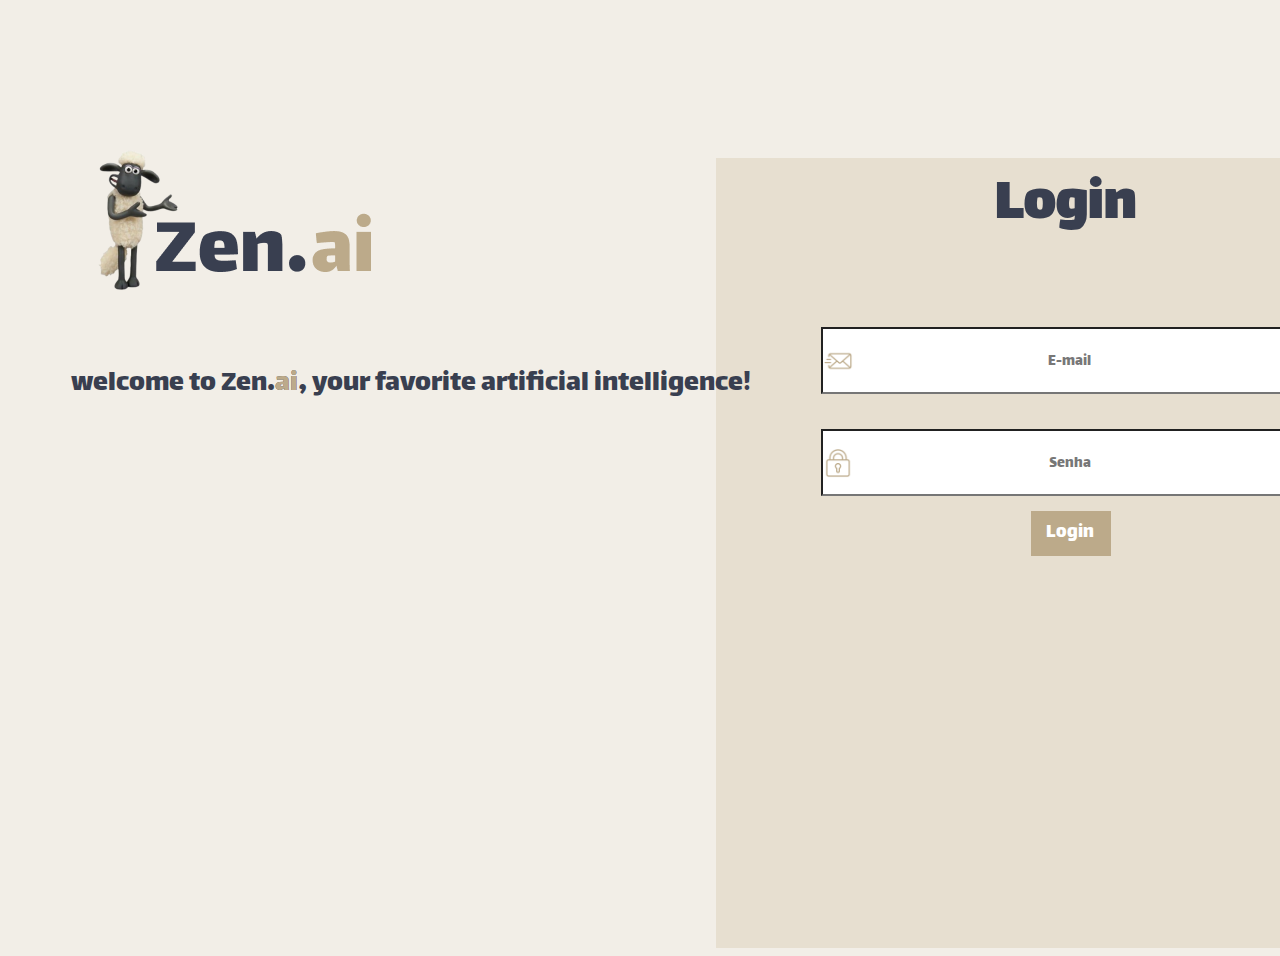
<file: index.html>
<!DOCTYPE html>
<html lang="pt-br">

<head>
    <meta charset="UTF-8">
    <meta name="viewport" content="width=device-width, initial-scale=1.0">
    <link rel="preconnect" href="https://fonts.googleapis.com">
    <link rel="preconnect" href="https://fonts.gstatic.com" crossorigin>
    <link href="https://fonts.googleapis.com/css2?family=Lalezar&display=swap" rel="stylesheet">
    <link rel="stylesheet" href="style.css">
    <script src="login.js" defer></script>
    <title>Zen.ai - Login</title>
</head>

<body>

    <header></header>

    <main>

        <div class="main-info">
            <div class="logo">
                <img src="./img/logo.png" alt="logo">
            </div>

            <div class="texto">
                <p>welcome to Zen.ai, your favorite artificial intelligence!</p>
                <p class="sobreposto">ai</p>
            </div>
        </div>

        <div class="login-caixa">

            <div class="login">
                <div class="fazerLogin">
                    <h1>Login</h1>
                </div>
                <div class="loginInputs">
                    <div class="email">
                        <input type="email" placeholder="E-mail" id="email">
                    </div>
                    <div class="senha">
                        <input type="password" placeholder="Senha" id="senha">
                    </div>
                </div>
                <button type="button" id="login">
                    <p>Login</p>
                </button>
            </div>
        </div>

    </main>

</body>

</html>
</file>
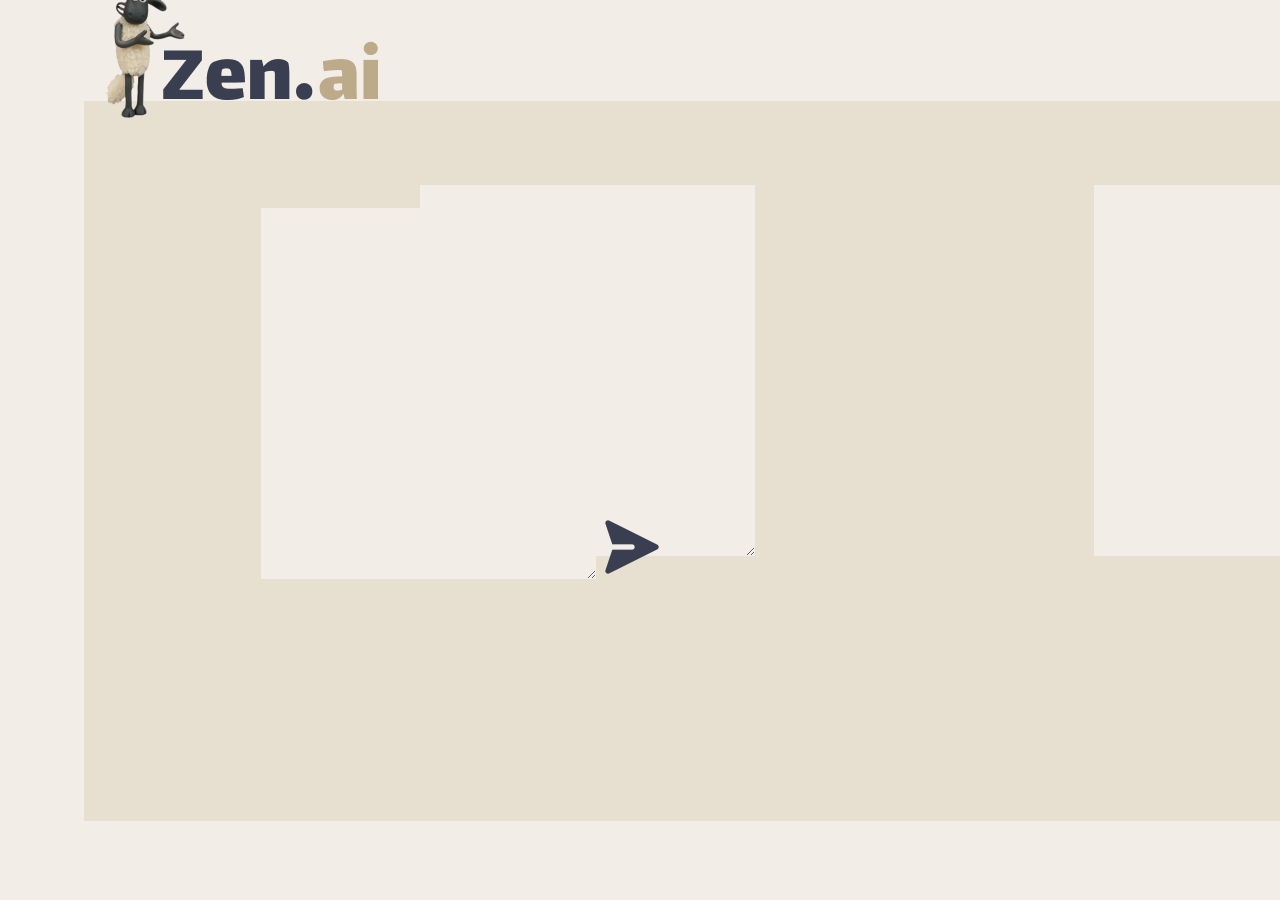
<file: telahome.html>
<!DOCTYPE html>
<html lang="pt-br">
<head>
    <meta charset="UTF-8">
    <meta name="viewport" content="width=device-width, initial-scale=1.0">
    <link rel="stylesheet" href= "telahome.css">
    <script src="script.js" defer></script>
    <title>Chat ZEN.ai</title>
</head>
<body>

    <main>

        <div class="caixaPrincipal">

            <div>
                <textarea id="answer-pt" ></textarea>
                <textarea class="hidden" id="answer-en" ></textarea>
            </div>

        </div>
        <div class="logo">
            <img src="./img/logo.png" alt="logo">
        </div>


        <div class="input">

            <textarea id="ask-user" ></textarea>
            <img id="send-question" src="./img/enviado.png" alt="enviar">

        </div>

    </main>
    
</body>
</html>
</file>
<file: style.css>
body {
    background-color: #F2EEE7;
}

.main-info {
    margin-top: 10%;
    margin-left: 5%;
    font-size: 30px;
    font-family: "Lalezar", system-ui;
    color: #393F50;
}

.sobreposto {
    margin-top: -77px;
    margin-left: 204px;
    font-size: 30px;
    font-family: "Lalezar", system-ui;
    color: #BCAA8A;
}

.login-caixa {
    width: 700px;
    height: 790px;
    margin-left: 56%;
    margin-top: -23%;
    background-color: #E7DFD0;
}

 .fazerLogin h1 {
    font-size: 60px;
    font-family: "Lalezar", system-ui;
    color: #393F50;
    text-align: center;
    font-weight: bolder;
}

.login input {
    width: 70%;
    height: 61px;
    margin-left: 15%;
    margin-top: 35px;
}

.email input {
    background-image: url(./img/email.png);
    background-repeat: no-repeat;
    background-size: 30px;
    background-position-y: center;
}

.email ::placeholder {
    font-family: "Lalezar", system-ui;
    color: #00000088;
    font-size: 16px;
    text-align: center;
}

.senha input {
    background-image: url(./img/cadeado.png);
    background-repeat: no-repeat;
    background-size: 30px;
    background-position-y: center;
}

.senha ::placeholder {
    font-family: "Lalezar", system-ui;
    color: #00000088;
    font-size: 16px;
    text-align: center;
}

button {
    width: 80px;
    height: 45px;
    background: none;
    display: flex;
    background-color: #BCAA8A;
    border: none;
    margin-left: 45%;
    margin-top: 15px;
}

button p {
    margin-top: 2px;
    margin-left: 3px;
    color: #FFFFFF;
    text-align: center;
    font-family: "Lalezar", system-ui;
    font-size: 20px;
    margin-top: 5px;
    margin-left: 9px;
}
</file>
<file: telahome.css>
body {
    background-color: #F2EEE7;
}

.caixaPrincipal {
    width: 1679px;
    height: 720px;
    background-color: #E7DFD0;
    margin-top: 8%;
    margin-left: 6%;
}

.logo {
    margin-top: -867px;
    margin-left: 70px;
}

textarea{
    height: 367px;
    width: 325px;
    background-color: #F2EEE7;
    color: #393F50;
    font-size: 18px;
    padding-left: 8px;
    border: none;
    margin-left: 20%;
    margin-top: 5%;
}
</file>
